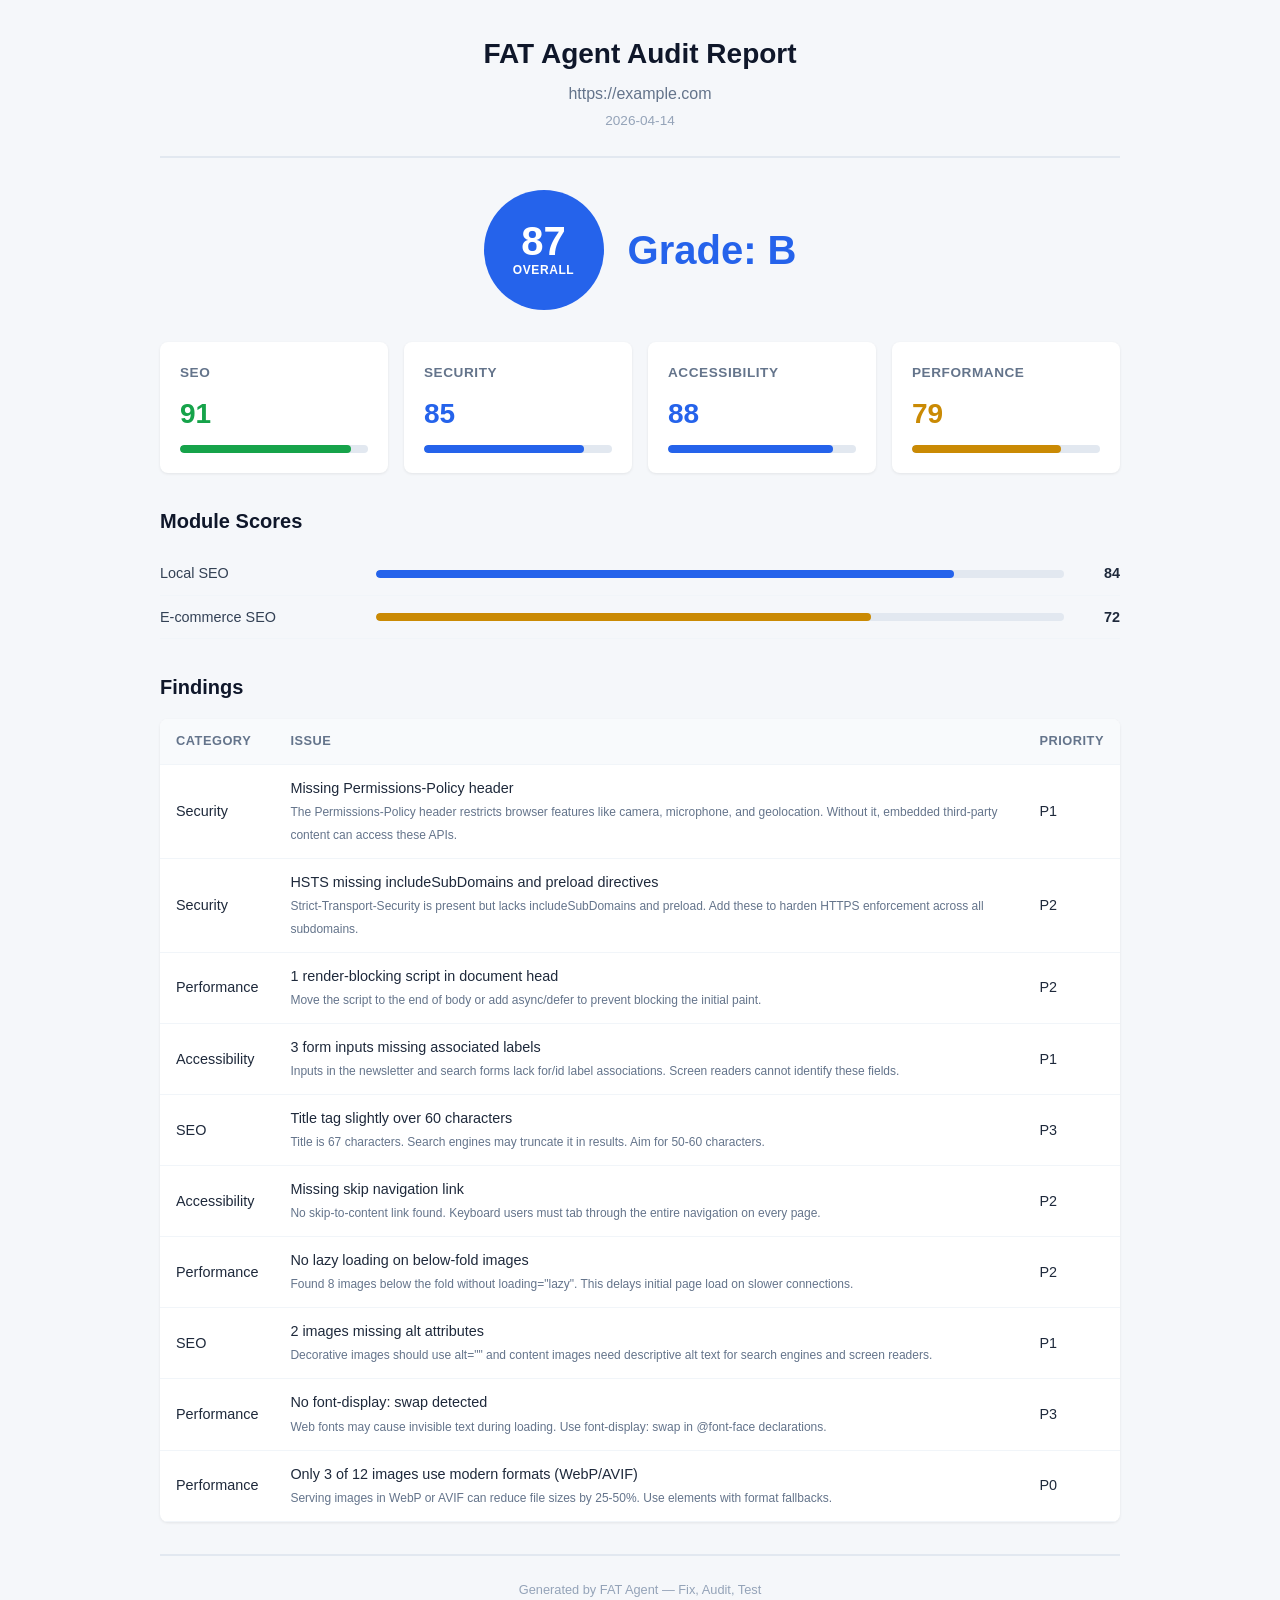
<file: plugins/fat-agent/examples/FAT_Dashboard.html>
<!DOCTYPE html>
<html lang="en">
<head>
<meta charset="utf-8">
<meta name="viewport" content="width=device-width, initial-scale=1">
<title>FAT Agent Audit — https://example.com</title>
<style>
/* fat agent html dashboard — inline-ready css */
*, *::before, *::after { box-sizing: border-box; margin: 0; padding: 0; }

body {
    font-family: 'Segoe UI', 'Helvetica Neue', Arial, sans-serif;
    background: #f5f7fa;
    color: #1e293b;
    line-height: 1.6;
    padding: 2rem;
}

.container { max-width: 960px; margin: 0 auto; }

/* header */
.header {
    text-align: center;
    margin-bottom: 2rem;
    padding-bottom: 1.5rem;
    border-bottom: 2px solid #e2e8f0;
}
.header h1 { font-size: 1.75rem; font-weight: 700; color: #0f172a; }
.header .url { font-size: 1rem; color: #64748b; margin-top: 0.25rem; }
.header .date { font-size: 0.85rem; color: #94a3b8; margin-top: 0.25rem; }

/* overall score badge */
.overall-badge {
    display: flex;
    align-items: center;
    justify-content: center;
    gap: 1.5rem;
    margin: 2rem 0;
}
.score-circle {
    width: 120px; height: 120px;
    border-radius: 50%;
    display: flex;
    flex-direction: column;
    align-items: center;
    justify-content: center;
    color: #fff;
    font-weight: 700;
}
.score-circle .number { font-size: 2.5rem; line-height: 1; }
.score-circle .label { font-size: 0.75rem; text-transform: uppercase; letter-spacing: 0.05em; }

/* grade colours */
.grade-a { background: #16a34a; }
.grade-b { background: #2563eb; }
.grade-c { background: #ca8a04; }
.grade-d { background: #ea580c; }
.grade-f { background: #dc2626; }

.grade-text-a { color: #16a34a; }
.grade-text-b { color: #2563eb; }
.grade-text-c { color: #ca8a04; }
.grade-text-d { color: #ea580c; }
.grade-text-f { color: #dc2626; }

/* category scores */
.categories {
    display: grid;
    grid-template-columns: repeat(auto-fit, minmax(200px, 1fr));
    gap: 1rem;
    margin: 2rem 0;
}
.category-card {
    background: #fff;
    border-radius: 8px;
    padding: 1.25rem;
    box-shadow: 0 1px 3px rgba(0,0,0,0.08);
}
.category-card h3 {
    font-size: 0.85rem;
    text-transform: uppercase;
    letter-spacing: 0.04em;
    color: #64748b;
    margin-bottom: 0.5rem;
}
.category-card .score-value {
    font-size: 1.75rem;
    font-weight: 700;
}
.progress-bar {
    height: 8px;
    background: #e2e8f0;
    border-radius: 4px;
    margin-top: 0.5rem;
    overflow: hidden;
}
.progress-bar .fill {
    height: 100%;
    border-radius: 4px;
    transition: width 0.3s ease;
}

/* findings table */
.findings { margin: 2rem 0; }
.findings h2 {
    font-size: 1.25rem;
    margin-bottom: 1rem;
    color: #0f172a;
}
.findings table {
    width: 100%;
    border-collapse: collapse;
    background: #fff;
    border-radius: 8px;
    overflow: hidden;
    box-shadow: 0 1px 3px rgba(0,0,0,0.08);
}
.findings th, .findings td {
    padding: 0.75rem 1rem;
    text-align: left;
    border-bottom: 1px solid #f1f5f9;
}
.findings th {
    background: #f8fafc;
    font-size: 0.8rem;
    text-transform: uppercase;
    letter-spacing: 0.04em;
    color: #64748b;
    font-weight: 600;
}
.findings td { font-size: 0.9rem; }

.priority-high { color: #dc2626; font-weight: 600; }
.priority-medium { color: #ea580c; font-weight: 600; }
.priority-low { color: #ca8a04; font-weight: 600; }

/* module scores */
.module-scores { margin: 2rem 0; }
.module-scores h2 {
    font-size: 1.25rem;
    margin-bottom: 1rem;
    color: #0f172a;
}
.module-row {
    display: flex;
    align-items: center;
    gap: 1rem;
    padding: 0.6rem 0;
    border-bottom: 1px solid #f1f5f9;
}
.module-row .module-label {
    flex: 0 0 200px;
    font-size: 0.9rem;
    color: #334155;
}
.module-row .module-bar {
    flex: 1;
    height: 8px;
    background: #e2e8f0;
    border-radius: 4px;
    overflow: hidden;
}
.module-row .module-bar .fill { height: 100%; border-radius: 4px; }
.module-row .module-value {
    flex: 0 0 40px;
    text-align: right;
    font-weight: 600;
    font-size: 0.9rem;
}

/* charts */
.charts { margin: 2rem 0; }
.charts h2 {
    font-size: 1.25rem;
    margin-bottom: 1rem;
    color: #0f172a;
}
.charts img {
    max-width: 100%;
    height: auto;
    border-radius: 8px;
    margin-bottom: 1rem;
    box-shadow: 0 1px 3px rgba(0,0,0,0.08);
}

/* footer */
.footer {
    text-align: center;
    margin-top: 2rem;
    padding-top: 1.5rem;
    border-top: 2px solid #e2e8f0;
    font-size: 0.8rem;
    color: #94a3b8;
}

/* print */
@media print {
    body { background: #fff; padding: 0; }
    .container { max-width: 100%; }
    .category-card, .findings table { box-shadow: none; border: 1px solid #e2e8f0; }
    .score-circle { print-color-adjust: exact; -webkit-print-color-adjust: exact; }
    .progress-bar .fill, .module-bar .fill { print-color-adjust: exact; -webkit-print-color-adjust: exact; }
}

/* responsive */
@media (max-width: 600px) {
    body { padding: 1rem; }
    .categories { grid-template-columns: 1fr; }
    .module-row .module-label { flex: 0 0 120px; font-size: 0.8rem; }
}

</style>
</head>
<body>
<div class="container">

<div class="header">
    <h1>FAT Agent Audit Report</h1>
    <div class="url">https://example.com</div>
    <div class="date">2026-04-14</div>
</div>

<div class="overall-badge">
    <div class="score-circle grade-b">
        <span class="number">87</span>
        <span class="label">overall</span>
    </div>
    <div>
        <div style="font-size:2.5rem;font-weight:700;" class="grade-text-b">Grade: B</div>
    </div>
</div>

<div class="categories">
    <div class="category-card">
        <h3>SEO</h3>
        <div class="score-value grade-text-a">91</div>
        <div class="progress-bar"><div class="fill grade-a" style="width:91%"></div></div>
    </div>
    <div class="category-card">
        <h3>Security</h3>
        <div class="score-value grade-text-b">85</div>
        <div class="progress-bar"><div class="fill grade-b" style="width:85%"></div></div>
    </div>
    <div class="category-card">
        <h3>Accessibility</h3>
        <div class="score-value grade-text-b">88</div>
        <div class="progress-bar"><div class="fill grade-b" style="width:88%"></div></div>
    </div>
    <div class="category-card">
        <h3>Performance</h3>
        <div class="score-value grade-text-c">79</div>
        <div class="progress-bar"><div class="fill grade-c" style="width:79%"></div></div>
    </div>
</div>

<div class="module-scores"><h2>Module Scores</h2><div class="module-row"><span class="module-label">Local SEO</span><div class="module-bar"><div class="fill grade-b" style="width:84%"></div></div><span class="module-value">84</span></div><div class="module-row"><span class="module-label">E-commerce SEO</span><div class="module-bar"><div class="fill grade-c" style="width:72%"></div></div><span class="module-value">72</span></div></div>

<div class="findings">
    <h2>Findings</h2>
    <table><thead><tr><th>Category</th><th>Issue</th><th>Priority</th></tr></thead><tbody><tr><td>Security</td><td>Missing Permissions-Policy header<br><small style='color:#64748b'>The Permissions-Policy header restricts browser features like camera, microphone, and geolocation. Without it, embedded third-party content can access these APIs.</small></td><td class="priority-p1">P1</td></tr><tr><td>Security</td><td>HSTS missing includeSubDomains and preload directives<br><small style='color:#64748b'>Strict-Transport-Security is present but lacks includeSubDomains and preload. Add these to harden HTTPS enforcement across all subdomains.</small></td><td class="priority-p2">P2</td></tr><tr><td>Performance</td><td>1 render-blocking script in document head<br><small style='color:#64748b'>Move the script to the end of body or add async/defer to prevent blocking the initial paint.</small></td><td class="priority-p2">P2</td></tr><tr><td>Accessibility</td><td>3 form inputs missing associated labels<br><small style='color:#64748b'>Inputs in the newsletter and search forms lack for/id label associations. Screen readers cannot identify these fields.</small></td><td class="priority-p1">P1</td></tr><tr><td>SEO</td><td>Title tag slightly over 60 characters<br><small style='color:#64748b'>Title is 67 characters. Search engines may truncate it in results. Aim for 50-60 characters.</small></td><td class="priority-p3">P3</td></tr><tr><td>Accessibility</td><td>Missing skip navigation link<br><small style='color:#64748b'>No skip-to-content link found. Keyboard users must tab through the entire navigation on every page.</small></td><td class="priority-p2">P2</td></tr><tr><td>Performance</td><td>No lazy loading on below-fold images<br><small style='color:#64748b'>Found 8 images below the fold without loading="lazy". This delays initial page load on slower connections.</small></td><td class="priority-p2">P2</td></tr><tr><td>SEO</td><td>2 images missing alt attributes<br><small style='color:#64748b'>Decorative images should use alt="" and content images need descriptive alt text for search engines and screen readers.</small></td><td class="priority-p1">P1</td></tr><tr><td>Performance</td><td>No font-display: swap detected<br><small style='color:#64748b'>Web fonts may cause invisible text during loading. Use font-display: swap in @font-face declarations.</small></td><td class="priority-p3">P3</td></tr><tr><td>Performance</td><td>Only 3 of 12 images use modern formats (WebP/AVIF)<br><small style='color:#64748b'>Serving images in WebP or AVIF can reduce file sizes by 25-50%. Use <picture> elements with format fallbacks.</small></td><td class="priority-p0">P0</td></tr></tbody></table>
</div>



<div class="footer">
    Generated by FAT Agent &mdash; Fix, Audit, Test
</div>

</div>
</body>
</html>
</file>
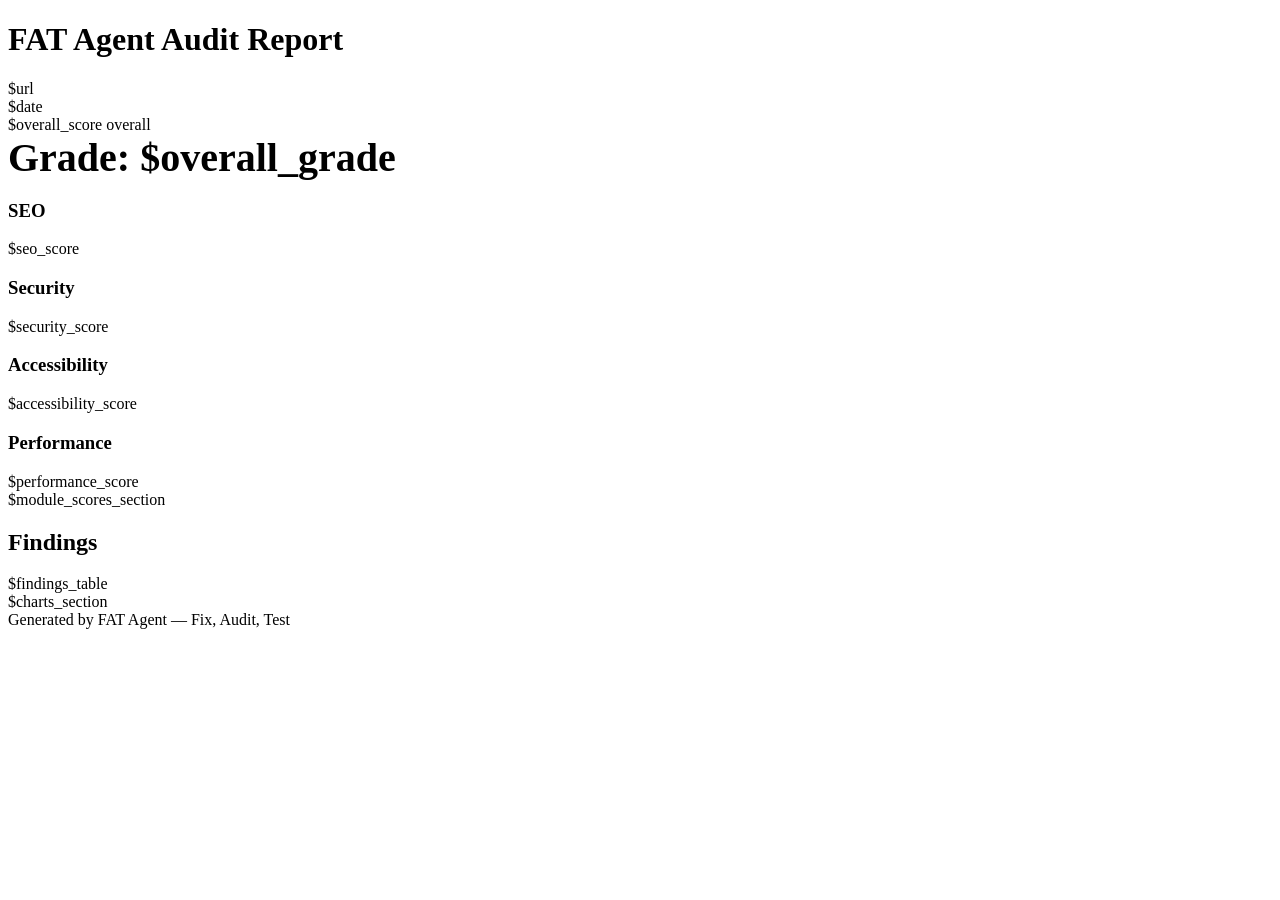
<file: plugins/fat-agent/templates/dashboard.html>
<!DOCTYPE html>
<html lang="en">
<head>
<meta charset="utf-8">
<meta name="viewport" content="width=device-width, initial-scale=1">
<title>FAT Agent Audit — $url</title>
<style>
$css
</style>
</head>
<body>
<div class="container">

<div class="header">
    <h1>FAT Agent Audit Report</h1>
    <div class="url">$url</div>
    <div class="date">$date</div>
</div>

<div class="overall-badge">
    <div class="score-circle grade-$overall_grade_lower">
        <span class="number">$overall_score</span>
        <span class="label">overall</span>
    </div>
    <div>
        <div style="font-size:2.5rem;font-weight:700;" class="grade-text-$overall_grade_lower">Grade: $overall_grade</div>
    </div>
</div>

<div class="categories">
    <div class="category-card">
        <h3>SEO</h3>
        <div class="score-value grade-text-$seo_grade_lower">$seo_score</div>
        <div class="progress-bar"><div class="fill grade-$seo_grade_lower" style="width:$seo_score%"></div></div>
    </div>
    <div class="category-card">
        <h3>Security</h3>
        <div class="score-value grade-text-$security_grade_lower">$security_score</div>
        <div class="progress-bar"><div class="fill grade-$security_grade_lower" style="width:$security_score%"></div></div>
    </div>
    <div class="category-card">
        <h3>Accessibility</h3>
        <div class="score-value grade-text-$accessibility_grade_lower">$accessibility_score</div>
        <div class="progress-bar"><div class="fill grade-$accessibility_grade_lower" style="width:$accessibility_score%"></div></div>
    </div>
    <div class="category-card">
        <h3>Performance</h3>
        <div class="score-value grade-text-$performance_grade_lower">$performance_score</div>
        <div class="progress-bar"><div class="fill grade-$performance_grade_lower" style="width:$performance_score%"></div></div>
    </div>
</div>

$module_scores_section

<div class="findings">
    <h2>Findings</h2>
    $findings_table
</div>

$charts_section

<div class="footer">
    Generated by FAT Agent &mdash; Fix, Audit, Test
</div>

</div>
</body>
</html>
</file>
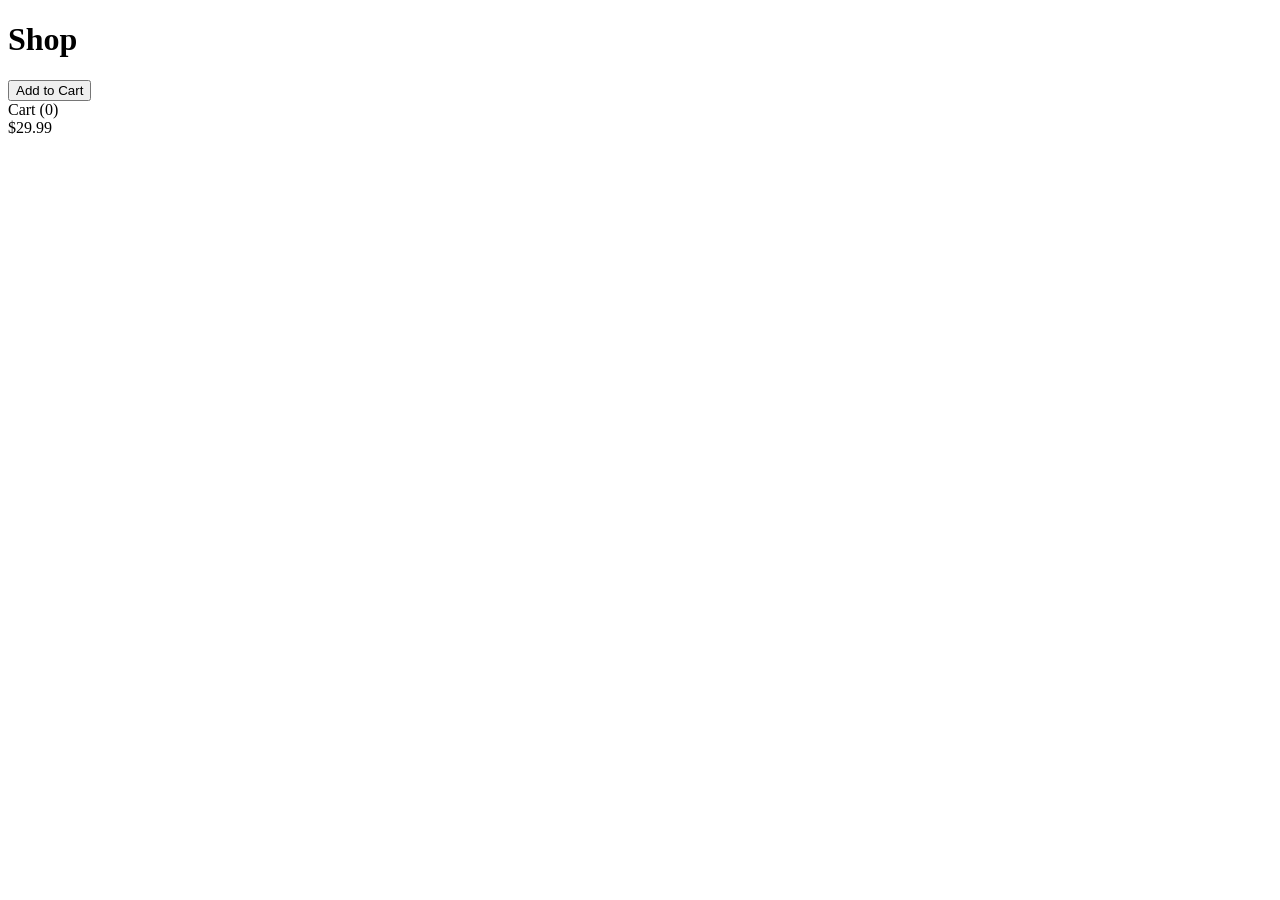
<file: plugins/fat-agent/tests/fixtures/ecommerce.html>
<!DOCTYPE html>
<html lang="en">
<head>
  <meta charset="UTF-8"><title>Shop - Buy Products</title>
  <script type="application/ld+json">{"@type": "Product", "name": "Widget"}</script>
</head>
<body>
  <h1>Shop</h1>
  <button class="add-to-cart">Add to Cart</button>
  <div class="shopping-cart">Cart (0)</div>
  <div class="product-price">$29.99</div>
</body>
</html>
</file>
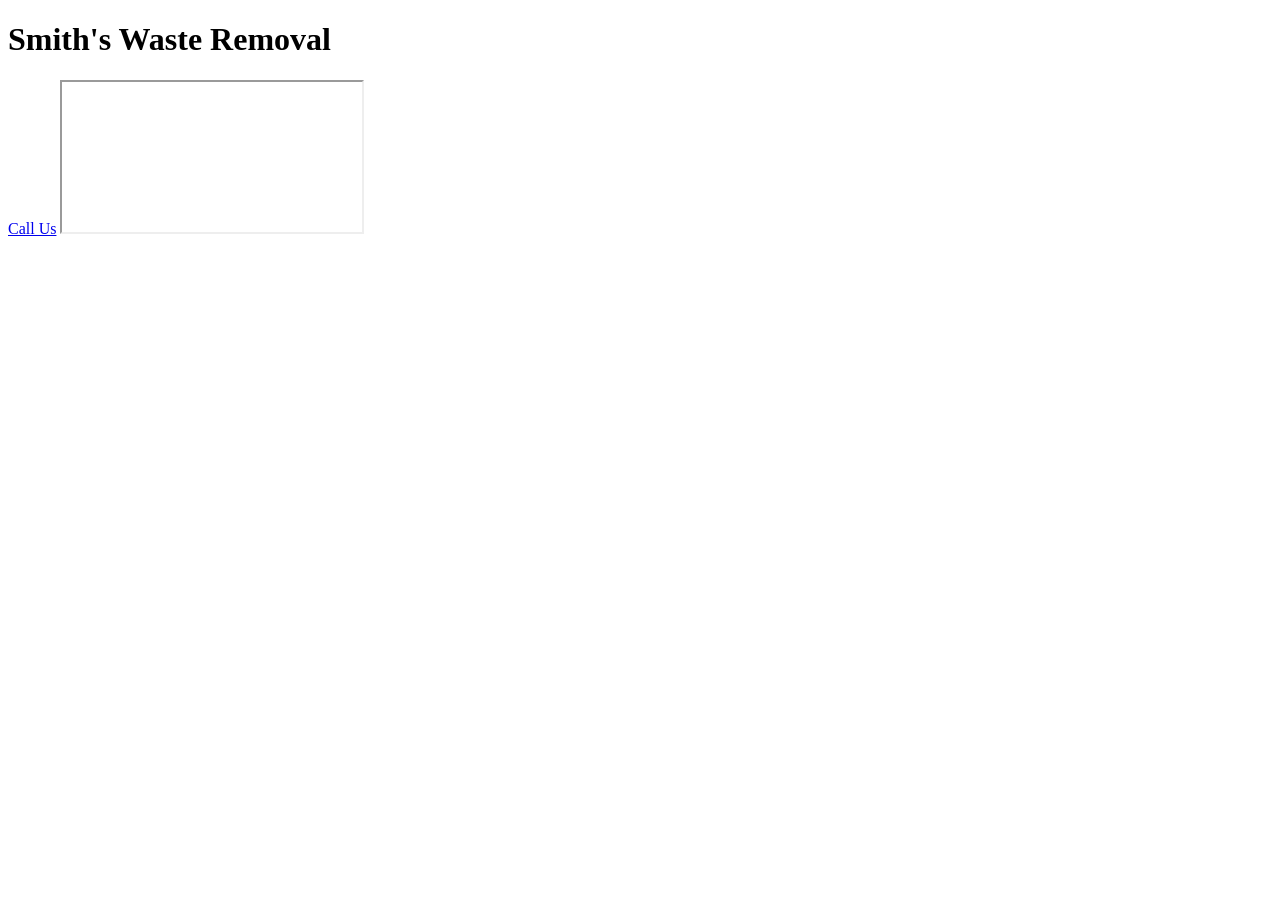
<file: plugins/fat-agent/tests/fixtures/local_business.html>
<!DOCTYPE html>
<html lang="en">
<head>
  <meta charset="UTF-8"><title>Smith's Waste Removal - London</title>
  <script type="application/ld+json">{
    "@context": "https://schema.org",
    "@type": "LocalBusiness",
    "name": "Smith's Waste Removal",
    "telephone": "+44 20 1234 5678",
    "address": {"@type": "PostalAddress", "addressLocality": "London"}
  }</script>
</head>
<body>
  <h1>Smith's Waste Removal</h1>
  <a href="tel:+442012345678">Call Us</a>
  <iframe src="https://www.google.com/maps/embed?pb=..."></iframe>
</body>
</html>
</file>
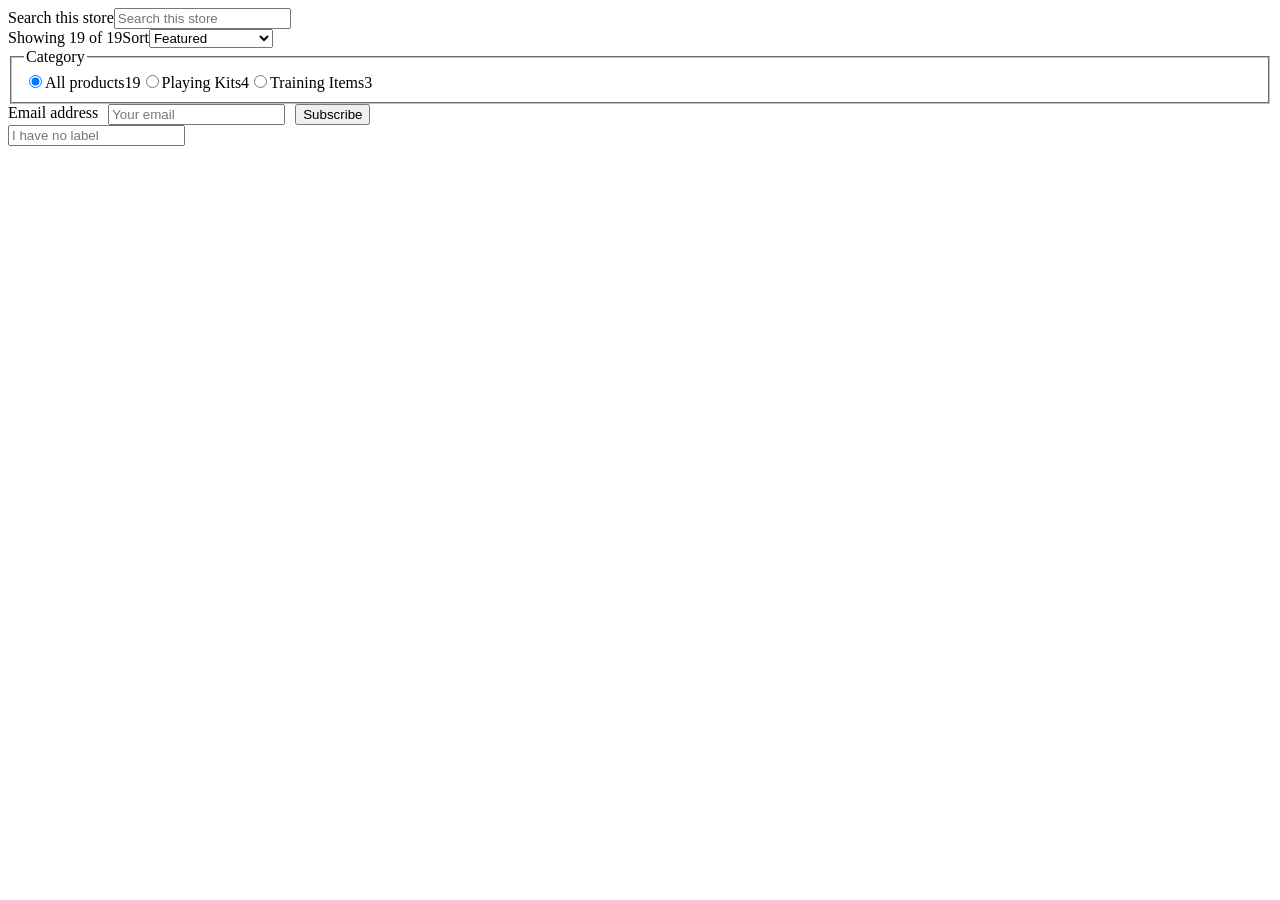
<file: plugins/fat-agent/tests/fixtures/txsports_oct_2026/club_store_inputs.html>
<!DOCTYPE html>
<!-- Trimmed from txsports.com.au/club-store/lalor-united and /football (25 Oct 2026). Every input here is labelled:
     for= labels, labels wrapping the control, and an aria-hidden honeypot. FAT 3.12 reported 10 of 13 unlabelled. -->
<html lang="en-AU"><head><title>Lalor United club store | TX Sports</title></head><body>
<main id="main-content">
<div class="plp-toolbar"><div class="plp-search"><label for="plp-search-desk" class="sr-only">Search this store</label><input id="plp-search-desk" type="search" class="v2-field v2-font-body" placeholder="Search this store" autoComplete="off" value=""/></div><div class="plp-toolbar__right"><span class="plp-count v2-font-body" aria-live="polite">Showing 19 of 19</span><label class="plp-sort v2-font-cond">Sort<select class="plp-select v2-font-body"><option value="featured" selected="">Featured</option><option value="price-asc">Price, low to high</option></select></label></div></div>
<fieldset><legend>Category</legend><label class="plp-radio"><input type="radio" name="plp-cat" checked="" value="all"/>All products<span class="plp-radio__n">19</span></label><label class="plp-radio"><input type="radio" name="plp-cat" value="playing"/>Playing Kits<span class="plp-radio__n">4</span></label><label class="plp-radio"><input type="radio" name="plp-cat" value="training"/>Training Items<span class="plp-radio__n">3</span></label></fieldset>
<form style="flex:1 1 460px;display:flex;flex-wrap:wrap;gap:10px"><label for="txf-news-email" class="sr-only">Email address</label><input id="txf-news-email" type="email" required="" placeholder="Your email" autoComplete="email" value=""/><input type="text" tabindex="-1" autoComplete="off" aria-hidden="true" style="position:absolute;left:-9999px;width:1px;height:1px" name="website" value=""/><button type="submit">Subscribe</button></form>
<form><input type="text" name="unlabelled" id="nolabel" placeholder="I have no label"/></form>
</main></body></html>
</file>
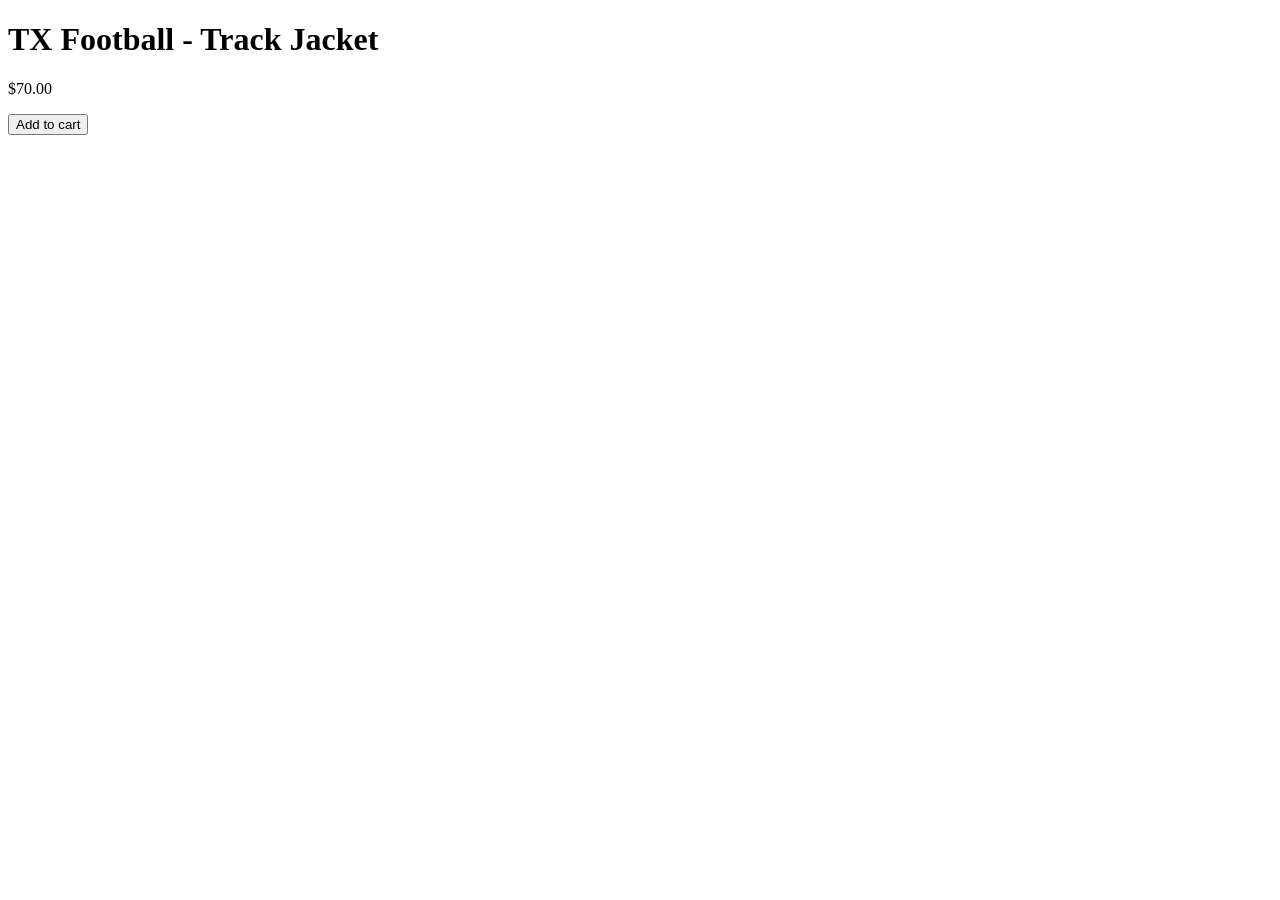
<file: plugins/fat-agent/tests/fixtures/txsports_oct_2026/product_page.html>
<!DOCTYPE html>
<!-- Trimmed from txsports.com.au/product/tx-football-track-jacket (25 Oct 2026): the brand entity is a
     SportsActivityLocation (a LocalBusiness, so an Organization) and shipping lives only in Product JSON-LD. -->
<html lang="en-AU"><head>
<title>TX Football - Track Jacket | TX Sports</title>
<meta name="robots" content="index, follow"/>
<link rel="canonical" href="https://txsports.com.au/product/tx-football-track-jacket"/>
<script type="application/ld+json">{"@context":"https://schema.org","@type":"SportsActivityLocation","@id":"https://txsports.com.au/#organization","name":"TX Sports","url":"https://txsports.com.au","logo":"https://txsports.com.au/images/logos/TX-Logo-black.png","telephone":"1800956711","sameAs":["https://www.instagram.com/tradexco.au/"]}</script>
<script type="application/ld+json">{"@context":"https://schema.org","@type":"Product","name":"TX Football - Track Jacket","description":"TX Football - Track Jacket, custom made by TX Sports.","image":["https://img.txsports.com.au/wp-content/uploads/2026/02/TX-Track-Jacket.jpeg"],"brand":{"@type":"Brand","name":"TX Sports"},"offers":{"@type":"Offer","url":"https://txsports.com.au/product/tx-football-track-jacket","priceCurrency":"AUD","price":"70.00","availability":"https://schema.org/InStock","shippingDetails":{"@type":"OfferShippingDetails","shippingRate":{"@type":"MonetaryAmount","value":9,"currency":"AUD"},"shippingDestination":{"@type":"DefinedRegion","addressCountry":"AU"}},"hasMerchantReturnPolicy":{"@type":"MerchantReturnPolicy","applicableCountry":"AU","returnPolicyCategory":"https://schema.org/MerchantReturnNotPermitted"}}}</script>
</head><body><main><h1>TX Football - Track Jacket</h1><p>$70.00</p><button class="add-to-cart">Add to cart</button></main></body></html>
</file>
